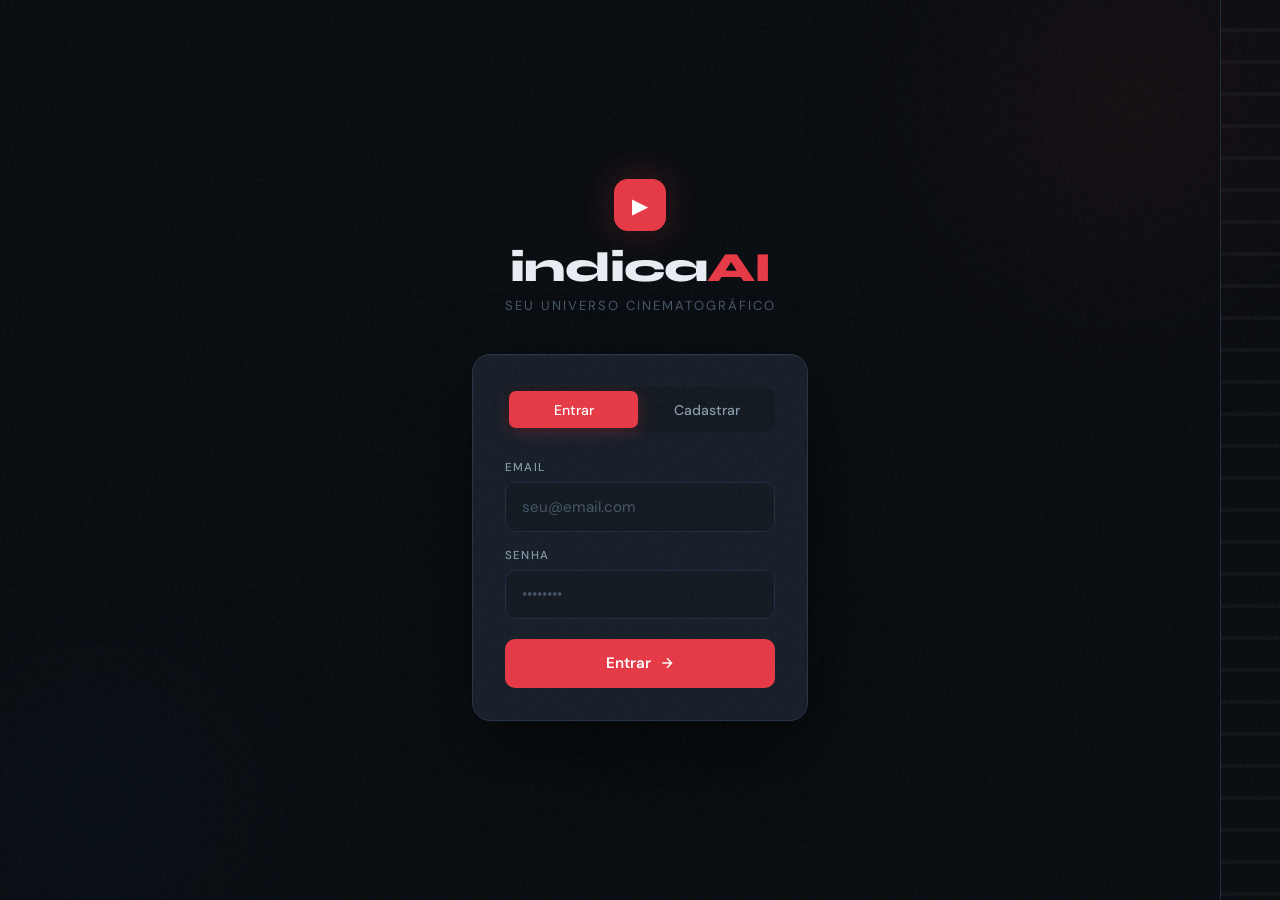
<file: index.html>
<!DOCTYPE html>
<html lang="pt-BR">
<head>
<meta charset="UTF-8">
<meta name="viewport" content="width=device-width, initial-scale=1.0, maximum-scale=1.0">
<title>indicaAI</title>
<link rel="preconnect" href="https://fonts.googleapis.com">
<link href="https://fonts.googleapis.com/css2?family=Syne:wght@400;500;600;700;800&family=DM+Sans:ital,wght@0,300;0,400;0,500;1,300&display=swap" rel="stylesheet">
<link rel="stylesheet" href="sytle.css">
</head>
<body>

<!-- AUTH PAGE -->
<div id="auth-page" class="page active">
  <div class="auth-bg">
    <div class="auth-orb orb1"></div>
    <div class="auth-orb orb2"></div>
    <div class="auth-orb orb3"></div>
    <div class="auth-film-strip"></div>
  </div>
  <div class="auth-wrap">
    <div class="auth-brand">
      <div class="brand-mark"><span class="brand-icon">▶</span></div>
      <h1 class="brand-name">indica<span>AI</span></h1>
      <p class="brand-tagline">Seu universo cinematográfico</p>
    </div>
    <div class="auth-card">
      <div class="auth-tabs">
        <button class="atab active" onclick="authTab('login',this)">Entrar</button>
        <button class="atab" onclick="authTab('reg',this)">Cadastrar</button>
      </div>
      <div id="f-login" class="auth-form">
        <div class="field-group">
          <label>Email</label>
          <input type="email" id="l-email" placeholder="seu@email.com" autocomplete="email">
        </div>
        <div class="field-group">
          <label>Senha</label>
          <input type="password" id="l-pass" placeholder="••••••••" autocomplete="current-password" onkeydown="if(event.key==='Enter')doLogin()">
        </div>
        <button class="btn-primary" onclick="doLogin()">
          <span>Entrar</span>
          <svg width="16" height="16" viewBox="0 0 24 24" fill="none" stroke="currentColor" stroke-width="2"><path d="M5 12h14M12 5l7 7-7 7"/></svg>
        </button>
        <div class="form-err" id="l-err"></div>
      </div>
      <div id="f-reg" class="auth-form" style="display:none">
        <div class="field-group">
          <label>Username</label>
          <input type="text" id="r-user" placeholder="seu_username">
        </div>
        <div class="field-group">
          <label>Email</label>
          <input type="email" id="r-email" placeholder="seu@email.com">
        </div>
        <div class="field-group">
          <label>Senha</label>
          <input type="password" id="r-pass" placeholder="••••••••">
        </div>
        <button class="btn-primary" onclick="doReg()">
          <span>Criar conta</span>
          <svg width="16" height="16" viewBox="0 0 24 24" fill="none" stroke="currentColor" stroke-width="2"><path d="M5 12h14M12 5l7 7-7 7"/></svg>
        </button>
        <div class="form-err" id="r-err"></div>
      </div>
    </div>
  </div>
</div>

<!-- APP PAGE -->
<div id="app-page" class="page">

  <!-- SIDEBAR (desktop only) -->
  <aside class="sidebar">
    <div class="sb-brand">
      <span class="sb-icon">▶</span>
      <span class="sb-name">indica<em>AI</em></span>
    </div>
    <nav class="sb-nav">
      <button class="sb-item active" onclick="goTo('feed',this)">
        <svg width="18" height="18" viewBox="0 0 24 24" fill="none" stroke="currentColor" stroke-width="1.8"><rect x="3" y="3" width="7" height="7"/><rect x="14" y="3" width="7" height="7"/><rect x="14" y="14" width="7" height="7"/><rect x="3" y="14" width="7" height="7"/></svg>
        <span>Feed</span>
      </button>
      <button class="sb-item" onclick="goTo('search',this)">
        <svg width="18" height="18" viewBox="0 0 24 24" fill="none" stroke="currentColor" stroke-width="1.8"><circle cx="11" cy="11" r="8"/><path d="m21 21-4.35-4.35"/></svg>
        <span>Buscar</span>
      </button>
      <button class="sb-item" onclick="goTo('list',this)">
        <svg width="18" height="18" viewBox="0 0 24 24" fill="none" stroke="currentColor" stroke-width="1.8"><path d="M9 5H7a2 2 0 0 0-2 2v12a2 2 0 0 0 2 2h10a2 2 0 0 0 2-2V7a2 2 0 0 0-2-2h-2"/><rect x="9" y="3" width="6" height="4" rx="1"/><path d="m9 14 2 2 4-4"/></svg>
        <span>Minha Lista</span>
      </button>
      <button class="sb-item" onclick="goTo('reviews',this)">
        <svg width="18" height="18" viewBox="0 0 24 24" fill="none" stroke="currentColor" stroke-width="1.8"><polygon points="12 2 15.09 8.26 22 9.27 17 14.14 18.18 21.02 12 17.77 5.82 21.02 7 14.14 2 9.27 8.91 8.26 12 2"/></svg>
        <span>Reviews</span>
      </button>
      <button class="sb-item" onclick="goTo('recs',this)">
        <svg width="18" height="18" viewBox="0 0 24 24" fill="none" stroke="currentColor" stroke-width="1.8"><path d="M12 2a10 10 0 1 0 10 10"/><path d="M12 12 22 2"/><path d="M17 2h5v5"/></svg>
        <span>Recomendações</span>
      </button>
      <button class="sb-item" onclick="goTo('profile',this)">
        <svg width="18" height="18" viewBox="0 0 24 24" fill="none" stroke="currentColor" stroke-width="1.8"><circle cx="12" cy="8" r="4"/><path d="M4 20c0-4 3.6-7 8-7s8 3 8 7"/></svg>
        <span>Perfil</span>
      </button>
    </nav>
    <div class="sb-footer">
      <div class="sb-av" id="sb-av"></div>
      <span class="sb-uname" id="sb-uname"></span>
      <button class="sb-logout" onclick="logout()" title="Sair">
        <svg width="16" height="16" viewBox="0 0 24 24" fill="none" stroke="currentColor" stroke-width="1.8"><path d="M9 21H5a2 2 0 0 1-2-2V5a2 2 0 0 1 2-2h4"/><polyline points="16 17 21 12 16 7"/><line x1="21" y1="12" x2="9" y2="12"/></svg>
      </button>
    </div>
  </aside>

  <!-- MOBILE TOP BAR -->
  <div class="mobile-topbar">
    <div class="mob-brand">indica<em>AI</em></div>
    <div class="mob-right">
      <div class="sb-av" id="mob-av"></div>
      <button class="sb-logout" onclick="logout()">
        <svg width="16" height="16" viewBox="0 0 24 24" fill="none" stroke="currentColor" stroke-width="1.8"><path d="M9 21H5a2 2 0 0 1-2-2V5a2 2 0 0 1 2-2h4"/><polyline points="16 17 21 12 16 7"/><line x1="21" y1="12" x2="9" y2="12"/></svg>
      </button>
    </div>
  </div>

  <!-- MAIN CONTENT -->
  <main class="app-main">

    <!-- FEED -->
    <div id="s-feed" class="section active">
      <div class="section-header">
        <div>
          <h2 class="sec-title">Feed</h2>
          <p class="sec-sub">O que a comunidade está assistindo</p>
        </div>
        <div class="feed-search-wrap">
          <div class="feed-search-box">
            <svg width="16" height="16" viewBox="0 0 24 24" fill="none" stroke="currentColor" stroke-width="2"><circle cx="11" cy="11" r="8"/><path d="m21 21-4.35-4.35"/></svg>
            <input type="text" id="feed-search-input" placeholder="Pesquisar usuário..." oninput="searchUser(this.value)" autocomplete="off">
          </div>
          <div class="user-search-results" id="user-search-results"></div>
        </div>
      </div>
      <div id="r-feed"></div>
    </div>

    <!-- SEARCH -->
    <div id="s-search" class="section">
      <div class="section-header">
        <div>
          <h2 class="sec-title">Buscar Filmes</h2>
          <p class="sec-sub">Encontre e adicione à sua lista</p>
        </div>
      </div>
      <div class="search-bar">
        <svg width="18" height="18" viewBox="0 0 24 24" fill="none" stroke="currentColor" stroke-width="2"><circle cx="11" cy="11" r="8"/><path d="m21 21-4.35-4.35"/></svg>
        <input type="text" id="q" placeholder="Título do filme..." onkeydown="if(event.key==='Enter')doSearch()" autocomplete="off">
        <button class="btn-search" onclick="doSearch()">Buscar</button>
      </div>
      <div id="r-search"></div>
    </div>

    <!-- LIST -->
    <div id="s-list" class="section">
      <div class="section-header">
        <div>
          <h2 class="sec-title">Minha Lista</h2>
          <p class="sec-sub">Gerencie seus filmes</p>
        </div>
      </div>
      <div class="filter-strip">
        <button class="fchip active" onclick="filt('ALL',this)">Todos</button>
        <button class="fchip" onclick="filt('ASSISTIDO',this)">✅ Assistidos</button>
        <button class="fchip" onclick="filt('ASSISTINDO',this)">▶ Assistindo</button>
        <button class="fchip" onclick="filt('QUERO_VER',this)">🎬 Quero Ver</button>
        <button class="fchip" onclick="filt('ABANDONEI',this)">✕ Abandonei</button>
      </div>
      <div id="r-list"></div>
    </div>

    <!-- REVIEWS -->
    <div id="s-reviews" class="section">
      <div class="section-header">
        <div>
          <h2 class="sec-title">Minhas Reviews</h2>
          <p class="sec-sub">Suas opiniões sobre os filmes</p>
        </div>
      </div>
      <div id="r-reviews"></div>
    </div>

    <!-- RECS -->
    <div id="s-recs" class="section">
      <div class="section-header">
        <div>
          <h2 class="sec-title">Recomendações</h2>
          <p class="sec-sub">Sugestões personalizadas por IA</p>
        </div>
        <button class="btn-ai" onclick="loadRecs()">
          <svg width="16" height="16" viewBox="0 0 24 24" fill="none" stroke="currentColor" stroke-width="2"><path d="M12 2a10 10 0 1 0 10 10"/><path d="M12 12 22 2"/><path d="M17 2h5v5"/></svg>
          Gerar com IA
        </button>
      </div>
      <div id="r-recs">
        <div class="empty-state">
          <div class="empty-icon">🤖</div>
          <p>Clique em "Gerar com IA" para receber recomendações personalizadas!</p>
        </div>
      </div>
    </div>

    <!-- PROFILE -->
    <div id="s-profile" class="section">
      <div class="section-header">
        <div>
          <h2 class="sec-title">Perfil</h2>
          <p class="sec-sub">Suas estatísticas</p>
        </div>
      </div>
      <div id="r-profile"></div>
      <div class="pub-search-section">
        <h3 class="pub-search-title">Buscar Perfil Público</h3>
        <div class="pub-search-bar">
          <svg width="16" height="16" viewBox="0 0 24 24" fill="none" stroke="currentColor" stroke-width="2"><circle cx="12" cy="8" r="4"/><path d="M4 20c0-4 3.6-7 8-7s8 3 8 7"/></svg>
          <input type="text" id="pub-username" placeholder="@username">
          <button class="btn-pub-search" onclick="loadPub()">Ver</button>
        </div>
        <div id="r-pub"></div>
      </div>
    </div>

  </main>

  <!-- MOBILE BOTTOM NAV -->
  <nav class="mob-nav">
    <button class="mob-item active" onclick="goTo('feed',this)">
      <svg width="20" height="20" viewBox="0 0 24 24" fill="none" stroke="currentColor" stroke-width="1.8"><rect x="3" y="3" width="7" height="7"/><rect x="14" y="3" width="7" height="7"/><rect x="14" y="14" width="7" height="7"/><rect x="3" y="14" width="7" height="7"/></svg>
      <span>Feed</span>
    </button>
    <button class="mob-item" onclick="goTo('search',this)">
      <svg width="20" height="20" viewBox="0 0 24 24" fill="none" stroke="currentColor" stroke-width="1.8"><circle cx="11" cy="11" r="8"/><path d="m21 21-4.35-4.35"/></svg>
      <span>Buscar</span>
    </button>
    <button class="mob-item" onclick="goTo('list',this)">
      <svg width="20" height="20" viewBox="0 0 24 24" fill="none" stroke="currentColor" stroke-width="1.8"><path d="M9 5H7a2 2 0 0 0-2 2v12a2 2 0 0 0 2 2h10a2 2 0 0 0 2-2V7a2 2 0 0 0-2-2h-2"/><rect x="9" y="3" width="6" height="4" rx="1"/><path d="m9 14 2 2 4-4"/></svg>
      <span>Lista</span>
    </button>
    <button class="mob-item" onclick="goTo('reviews',this)">
      <svg width="20" height="20" viewBox="0 0 24 24" fill="none" stroke="currentColor" stroke-width="1.8"><polygon points="12 2 15.09 8.26 22 9.27 17 14.14 18.18 21.02 12 17.77 5.82 21.02 7 14.14 2 9.27 8.91 8.26 12 2"/></svg>
      <span>Reviews</span>
    </button>
    <button class="mob-item" onclick="goTo('recs',this)">
      <svg width="20" height="20" viewBox="0 0 24 24" fill="none" stroke="currentColor" stroke-width="1.8"><path d="M12 2a10 10 0 1 0 10 10"/><path d="M12 12 22 2"/><path d="M17 2h5v5"/></svg>
      <span>IA</span>
    </button>
    <button class="mob-item" onclick="goTo('profile',this)">
      <svg width="20" height="20" viewBox="0 0 24 24" fill="none" stroke="currentColor" stroke-width="1.8"><circle cx="12" cy="8" r="4"/><path d="M4 20c0-4 3.6-7 8-7s8 3 8 7"/></svg>
      <span>Perfil</span>
    </button>
  </nav>

</div>

<!-- MOVIE DETAIL MODAL -->
<div class="modal-overlay" id="detail-ov" onclick="closeDM(event)">
  <div class="movie-modal">
    <button class="modal-close" onclick="closeDM(null,true)">
      <svg width="16" height="16" viewBox="0 0 24 24" fill="none" stroke="currentColor" stroke-width="2"><path d="M18 6 6 18M6 6l12 12"/></svg>
    </button>
    <div class="mm-poster" id="dm-poster"></div>
    <div class="mm-content">
      <div class="mm-title" id="dm-title"></div>
      <div class="mm-meta" id="dm-meta"></div>
      <div class="mm-overview" id="dm-overview"></div>
      <div class="mm-actions-label">Adicionar à lista</div>
      <div class="mm-actions">
        <button class="mm-btn" onclick="addListFromModal('QUERO_VER')">🎬 Quero Ver</button>
        <button class="mm-btn" onclick="addListFromModal('ASSISTINDO')">▶ Assistindo</button>
        <button class="mm-btn mm-btn-primary" onclick="addListFromModal('ASSISTIDO')">✅ Já Assisti</button>
        <button class="mm-btn" onclick="addListFromModal('ABANDONEI')">✕ Abandonei</button>
        <button class="mm-btn mm-btn-review" onclick="addAndReviewFromModal()">✍️ Já vi — fazer review</button>
      </div>
    </div>
  </div>
</div>

<!-- REVIEW MODAL -->
<div class="modal-overlay" id="rev-ov">
  <div class="review-modal">
    <div class="rm-header">
      <div class="rm-title" id="rev-ttl">Nova Review</div>
      <button class="modal-close-inline" onclick="closeRM()">
        <svg width="16" height="16" viewBox="0 0 24 24" fill="none" stroke="currentColor" stroke-width="2"><path d="M18 6 6 18M6 6l12 12"/></svg>
      </button>
    </div>
    <div class="rm-movie-info" id="rm-movie-info"></div>
    <div class="rm-nota-wrap">
      <label>Nota</label>
      <div class="nota-slider-wrap">
        <input type="range" id="rev-nota-range" min="0" max="10" value="7" oninput="document.getElementById('rev-nota-val').textContent=this.value">
        <span class="nota-display" id="rev-nota-val">7</span>
      </div>
    </div>
    <textarea id="rev-desc" placeholder="Escreva sua opinião... (opcional)"></textarea>
    <div class="rm-footer">
      <button class="btn-cancel" onclick="closeRM()">Cancelar</button>
      <button class="btn-save" onclick="saveRev()">Salvar Review</button>
    </div>
  </div>
</div>

<!-- PUBLIC PROFILE MODAL -->
<div class="modal-overlay" id="pub-modal-ov" onclick="closePubModal(event)">
  <div class="pub-modal">
    <button class="modal-close" onclick="closePubModal(null,true)">
      <svg width="16" height="16" viewBox="0 0 24 24" fill="none" stroke="currentColor" stroke-width="2"><path d="M18 6 6 18M6 6l12 12"/></svg>
    </button>
    <div id="pub-modal-body"></div>
  </div>
</div>

<!-- REC ADD MODAL -->
<div class="modal-overlay" id="rec-add-ov" onclick="closeRecAdd(event)">
  <div class="rec-add-modal">
    <button class="modal-close" onclick="closeRecAdd(null,true)">
      <svg width="16" height="16" viewBox="0 0 24 24" fill="none" stroke="currentColor" stroke-width="2"><path d="M18 6 6 18M6 6l12 12"/></svg>
    </button>
    <div class="rec-add-inner">
      <div class="rec-add-poster" id="ra-poster"></div>
      <div class="rec-add-content">
        <div class="rec-ai-badge" style="margin-bottom:.6rem">✨ IA</div>
        <div class="rec-add-title" id="ra-title"></div>
        <div class="rec-add-reason" id="ra-reason"></div>
        <div class="mm-actions-label" style="margin-top:1.25rem">Adicionar à lista</div>
        <div class="mm-actions">
          <button class="mm-btn" onclick="addRecToList('QUERO_VER')">🎬 Quero Ver</button>
          <button class="mm-btn" onclick="addRecToList('ASSISTINDO')">▶ Assistindo</button>
          <button class="mm-btn mm-btn-primary" onclick="addRecToList('ASSISTIDO')">✅ Já Assisti</button>
          <button class="mm-btn" onclick="addRecToList('ABANDONEI')">✕ Abandonei</button>
          <button class="mm-btn mm-btn-review" onclick="addRecAndReview()">✍️ Já vi — fazer review</button>
        </div>
      </div>
    </div>
  </div>
</div>

<div class="toast" id="toast"></div>
<script src="app.js"></script>
</body>
</html>
</file>
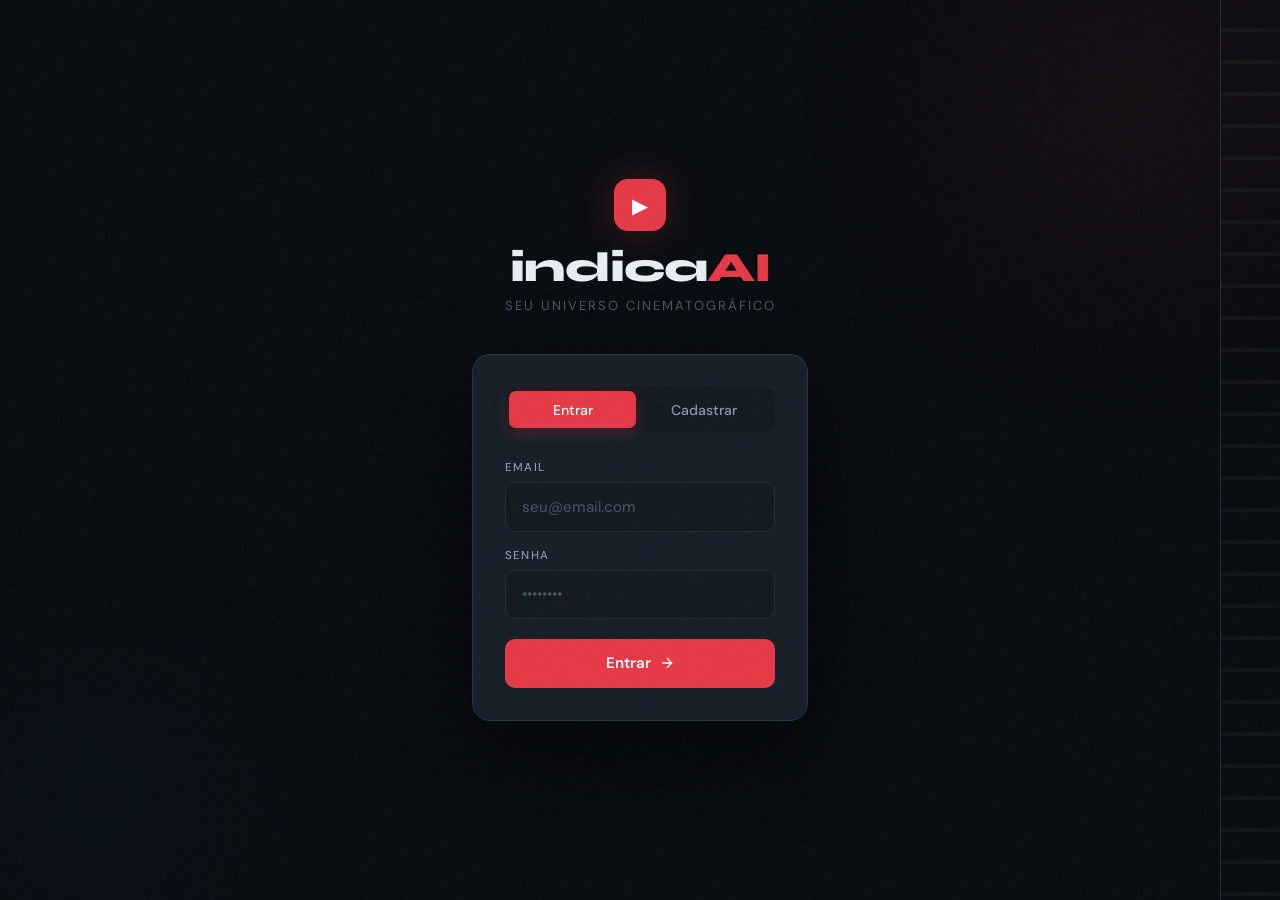
<file: indicaAI.html>
<!DOCTYPE html>
<html lang="pt-BR">
<head>
<meta charset="UTF-8">
<meta name="viewport" content="width=device-width, initial-scale=1.0">
<title>indicaAI</title>
<link rel="preconnect" href="https://fonts.googleapis.com">
<link href="https://fonts.googleapis.com/css2?family=Syne:wght@400;500;600;700;800&family=DM+Sans:ital,wght@0,300;0,400;0,500;1,300&display=swap" rel="stylesheet">
<link rel="stylesheet" href="sytle.css">
</head>
<body>

<!-- AUTH PAGE -->
<div id="auth-page" class="page active">
  <div class="auth-bg">
    <div class="auth-orb orb1"></div>
    <div class="auth-orb orb2"></div>
    <div class="auth-orb orb3"></div>
    <div class="auth-film-strip"></div>
  </div>
  <div class="auth-wrap">
    <div class="auth-brand">
      <div class="brand-mark">
        <span class="brand-icon">▶</span>
      </div>
      <h1 class="brand-name">indica<span>AI</span></h1>
      <p class="brand-tagline">Seu universo cinematográfico</p>
    </div>
    <div class="auth-card">
      <div class="auth-tabs">
        <button class="atab active" data-tab="login" onclick="authTab('login',this)">Entrar</button>
        <button class="atab" data-tab="reg" onclick="authTab('reg',this)">Cadastrar</button>
        <div class="atab-slider"></div>
      </div>
      <div id="f-login" class="auth-form">
        <div class="field-group">
          <label>Email</label>
          <input type="email" id="l-email" placeholder="seu@email.com" autocomplete="email">
        </div>
        <div class="field-group">
          <label>Senha</label>
          <input type="password" id="l-pass" placeholder="••••••••" autocomplete="current-password" onkeydown="if(event.key==='Enter')doLogin()">
        </div>
        <button class="btn-primary" onclick="doLogin()">
          <span>Entrar</span>
          <svg width="16" height="16" viewBox="0 0 24 24" fill="none" stroke="currentColor" stroke-width="2"><path d="M5 12h14M12 5l7 7-7 7"/></svg>
        </button>
        <div class="form-err" id="l-err"></div>
      </div>
      <div id="f-reg" class="auth-form" style="display:none">
        <div class="field-group">
          <label>Username</label>
          <input type="text" id="r-user" placeholder="seu_username">
        </div>
        <div class="field-group">
          <label>Email</label>
          <input type="email" id="r-email" placeholder="seu@email.com">
        </div>
        <div class="field-group">
          <label>Senha</label>
          <input type="password" id="r-pass" placeholder="••••••••">
        </div>
        <button class="btn-primary" onclick="doReg()">
          <span>Criar conta</span>
          <svg width="16" height="16" viewBox="0 0 24 24" fill="none" stroke="currentColor" stroke-width="2"><path d="M5 12h14M12 5l7 7-7 7"/></svg>
        </button>
        <div class="form-err" id="r-err"></div>
      </div>
    </div>
  </div>
</div>

<!-- APP PAGE -->
<div id="app-page" class="page">

  <!-- SIDEBAR NAV -->
  <aside class="sidebar">
    <div class="sb-brand">
      <span class="sb-icon">▶</span>
      <span class="sb-name">indica<em>AI</em></span>
    </div>
    <nav class="sb-nav">
      <button class="sb-item active" onclick="goTo('feed',this)" data-sec="feed">
        <svg width="18" height="18" viewBox="0 0 24 24" fill="none" stroke="currentColor" stroke-width="1.8"><rect x="3" y="3" width="7" height="7"/><rect x="14" y="3" width="7" height="7"/><rect x="14" y="14" width="7" height="7"/><rect x="3" y="14" width="7" height="7"/></svg>
        <span>Feed</span>
      </button>
      <button class="sb-item" onclick="goTo('search',this)" data-sec="search">
        <svg width="18" height="18" viewBox="0 0 24 24" fill="none" stroke="currentColor" stroke-width="1.8"><circle cx="11" cy="11" r="8"/><path d="m21 21-4.35-4.35"/></svg>
        <span>Buscar</span>
      </button>
      <button class="sb-item" onclick="goTo('list',this)" data-sec="list">
        <svg width="18" height="18" viewBox="0 0 24 24" fill="none" stroke="currentColor" stroke-width="1.8"><path d="M9 5H7a2 2 0 0 0-2 2v12a2 2 0 0 0 2 2h10a2 2 0 0 0 2-2V7a2 2 0 0 0-2-2h-2"/><rect x="9" y="3" width="6" height="4" rx="1"/><path d="m9 14 2 2 4-4"/></svg>
        <span>Minha Lista</span>
      </button>
      <button class="sb-item" onclick="goTo('reviews',this)" data-sec="reviews">
        <svg width="18" height="18" viewBox="0 0 24 24" fill="none" stroke="currentColor" stroke-width="1.8"><polygon points="12 2 15.09 8.26 22 9.27 17 14.14 18.18 21.02 12 17.77 5.82 21.02 7 14.14 2 9.27 8.91 8.26 12 2"/></svg>
        <span>Reviews</span>
      </button>
      <button class="sb-item" onclick="goTo('recs',this)" data-sec="recs">
        <svg width="18" height="18" viewBox="0 0 24 24" fill="none" stroke="currentColor" stroke-width="1.8"><path d="M12 2a10 10 0 1 0 10 10"/><path d="M12 12 22 2"/><path d="M17 2h5v5"/></svg>
        <span>Recomendações</span>
      </button>
      <button class="sb-item" onclick="goTo('profile',this)" data-sec="profile">
        <svg width="18" height="18" viewBox="0 0 24 24" fill="none" stroke="currentColor" stroke-width="1.8"><circle cx="12" cy="8" r="4"/><path d="M4 20c0-4 3.6-7 8-7s8 3 8 7"/></svg>
        <span>Perfil</span>
      </button>
    </nav>
    <div class="sb-footer">
      <div class="sb-user">
        <div class="sb-av" id="sb-av"></div>
        <span class="sb-uname" id="sb-uname"></span>
      </div>
      <button class="sb-logout" onclick="logout()" title="Sair">
        <svg width="16" height="16" viewBox="0 0 24 24" fill="none" stroke="currentColor" stroke-width="1.8"><path d="M9 21H5a2 2 0 0 1-2-2V5a2 2 0 0 1 2-2h4"/><polyline points="16 17 21 12 16 7"/><line x1="21" y1="12" x2="9" y2="12"/></svg>
      </button>
    </div>
  </aside>

  <!-- MAIN CONTENT -->
  <main class="app-main">

    <!-- FEED -->
    <div id="s-feed" class="section active">
      <div class="section-header">
        <div>
          <h2 class="sec-title">Feed</h2>
          <p class="sec-sub">O que a comunidade está assistindo</p>
        </div>
        <div class="feed-search-wrap">
          <div class="feed-search-box">
            <svg width="16" height="16" viewBox="0 0 24 24" fill="none" stroke="currentColor" stroke-width="2"><circle cx="11" cy="11" r="8"/><path d="m21 21-4.35-4.35"/></svg>
            <input type="text" id="feed-search-input" placeholder="Pesquisar usuário..." oninput="searchUser(this.value)">
          </div>
          <div class="user-search-results" id="user-search-results"></div>
        </div>
      </div>
      <div id="r-feed"></div>
    </div>

    <!-- SEARCH -->
    <div id="s-search" class="section">
      <div class="section-header">
        <div>
          <h2 class="sec-title">Buscar Filmes</h2>
          <p class="sec-sub">Encontre e adicione à sua lista</p>
        </div>
      </div>
      <div class="search-bar">
        <svg width="18" height="18" viewBox="0 0 24 24" fill="none" stroke="currentColor" stroke-width="2"><circle cx="11" cy="11" r="8"/><path d="m21 21-4.35-4.35"/></svg>
        <input type="text" id="q" placeholder="Título do filme..." onkeydown="if(event.key==='Enter')doSearch()" autocomplete="off">
        <button class="btn-search" onclick="doSearch()">Buscar</button>
      </div>
      <div id="r-search"></div>
    </div>

    <!-- LIST -->
    <div id="s-list" class="section">
      <div class="section-header">
        <div>
          <h2 class="sec-title">Minha Lista</h2>
          <p class="sec-sub">Gerencie seus filmes</p>
        </div>
      </div>
      <div class="filter-strip">
        <button class="fchip active" onclick="filt('ALL',this)">Todos</button>
        <button class="fchip" onclick="filt('ASSISTIDO',this)">✅ Assistidos</button>
        <button class="fchip" onclick="filt('ASSISTINDO',this)">▶ Assistindo</button>
        <button class="fchip" onclick="filt('QUERO_VER',this)">🎬 Quero Ver</button>
        <button class="fchip" onclick="filt('ABANDONEI',this)">✕ Abandonei</button>
      </div>
      <div id="r-list"></div>
    </div>

    <!-- REVIEWS -->
    <div id="s-reviews" class="section">
      <div class="section-header">
        <div>
          <h2 class="sec-title">Minhas Reviews</h2>
          <p class="sec-sub">Suas opiniões sobre os filmes</p>
        </div>
      </div>
      <div id="r-reviews"></div>
    </div>

    <!-- RECS -->
    <div id="s-recs" class="section">
      <div class="section-header">
        <div>
          <h2 class="sec-title">Recomendações</h2>
          <p class="sec-sub">Sugestões personalizadas por IA</p>
        </div>
        <button class="btn-ai" onclick="loadRecs()">
          <svg width="16" height="16" viewBox="0 0 24 24" fill="none" stroke="currentColor" stroke-width="2"><path d="M12 2a10 10 0 1 0 10 10"/><path d="M12 12 22 2"/><path d="M17 2h5v5"/></svg>
          Gerar com IA
        </button>
      </div>
      <div id="r-recs">
        <div class="empty-state">
          <div class="empty-icon">🤖</div>
          <p>Clique em "Gerar com IA" para receber recomendações personalizadas!</p>
        </div>
      </div>
    </div>

    <!-- PROFILE -->
    <div id="s-profile" class="section">
      <div class="section-header">
        <div>
          <h2 class="sec-title">Perfil</h2>
          <p class="sec-sub">Suas estatísticas</p>
        </div>
      </div>
      <div id="r-profile"></div>

      <div class="pub-search-section">
        <h3 class="pub-search-title">Buscar Perfil Público</h3>
        <div id="r-pub"></div>
      </div>
    </div>

  </main>
</div>

<!-- MOVIE DETAIL MODAL -->
<div class="modal-overlay" id="detail-ov" onclick="closeDM(event)">
  <div class="movie-modal" id="detail-modal">
    <button class="modal-close" onclick="closeDM(null,true)">
      <svg width="16" height="16" viewBox="0 0 24 24" fill="none" stroke="currentColor" stroke-width="2"><path d="M18 6 6 18M6 6l12 12"/></svg>
    </button>
    <div class="mm-poster" id="dm-poster"></div>
    <div class="mm-content">
      <div class="mm-title" id="dm-title"></div>
      <div class="mm-meta" id="dm-meta"></div>
      <div class="mm-overview" id="dm-overview"></div>
      <div class="mm-actions-label">Adicionar à lista</div>
      <div class="mm-actions">
        <button class="mm-btn" onclick="addListFromModal('QUERO_VER')">🎬 Quero Ver</button>
        <button class="mm-btn" onclick="addListFromModal('ASSISTINDO')">▶ Assistindo</button>
        <button class="mm-btn mm-btn-primary" onclick="addListFromModal('ASSISTIDO')">✅ Já Assisti</button>
        <button class="mm-btn" onclick="addListFromModal('ABANDONEI')">✕ Abandonei</button>
      </div>
    </div>
  </div>
</div>

<!-- REVIEW MODAL -->
<div class="modal-overlay" id="rev-ov">
  <div class="review-modal">
    <div class="rm-header">
      <div class="rm-title" id="rev-ttl">Nova Review</div>
      <button class="modal-close" onclick="closeRM()">
        <svg width="16" height="16" viewBox="0 0 24 24" fill="none" stroke="currentColor" stroke-width="2"><path d="M18 6 6 18M6 6l12 12"/></svg>
      </button>
    </div>
    <div class="rm-movie-info" id="rm-movie-info"></div>
    <div class="rm-nota-wrap">
      <label>Nota</label>
      <div class="nota-slider-wrap">
        <input type="range" id="rev-nota-range" min="0" max="10" value="7" oninput="document.getElementById('rev-nota-val').textContent=this.value">
        <span class="nota-display" id="rev-nota-val">7</span>
      </div>
    </div>
    <textarea id="rev-desc" placeholder="Escreva sua opinião... (opcional)"></textarea>
    <div class="rm-footer">
      <button class="btn-cancel" onclick="closeRM()">Cancelar</button>
      <button class="btn-save" onclick="saveRev()">Salvar Review</button>
    </div>
  </div>
</div>

<!-- PUBLIC PROFILE MODAL -->
<div class="modal-overlay" id="pub-modal-ov" onclick="closePubModal(event)">
  <div class="pub-modal" id="pub-modal-content">
    <button class="modal-close" onclick="closePubModal(null,true)">
      <svg width="16" height="16" viewBox="0 0 24 24" fill="none" stroke="currentColor" stroke-width="2"><path d="M18 6 6 18M6 6l12 12"/></svg>
    </button>
    <div id="pub-modal-body"></div>
  </div>
</div>

<div class="toast" id="toast"></div>

<script src="app.js"></script>
</body>
</html>
</file>
<file: sytle.css>
/* ==============================
   INDICAAI — DESIGN SYSTEM
============================== */
:root {
  --bg:       #080c10;
  --bg2:      #0d1117;
  --bg3:      #131920;
  --surface:  #161e28;
  --surface2: #1c2532;
  --border:   #1e2d3d;
  --border2:  #253347;
  --red:      #e63946;
  --red-dim:  rgba(230,57,70,0.12);
  --red-glow: rgba(230,57,70,0.25);
  --amber:    #f4a261;
  --amber-dim:rgba(244,162,97,0.12);
  --teal:     #2ec4b6;
  --teal-dim: rgba(46,196,182,0.1);
  --blue:     #4895ef;
  --text:     #e8edf3;
  --text2:    #8899aa;
  --muted:    #445566;
  --r:        12px;
  --r-lg:     18px;
  --sidebar-w:220px;
  --mob-nav-h:64px;
  --mob-top-h: 54px;
}

*, *::before, *::after { margin:0; padding:0; box-sizing:border-box; }
html { scroll-behavior:smooth; }

body {
  background: var(--bg);
  color: var(--text);
  font-family: 'DM Sans', sans-serif;
  min-height: 100vh;
  overflow-x: hidden;
  -webkit-font-smoothing: antialiased;
}

body::before {
  content:'';
  position:fixed; inset:0;
  background-image:url("data:image/svg+xml,%3Csvg viewBox='0 0 256 256' xmlns='http://www.w3.org/2000/svg'%3E%3Cfilter id='n'%3E%3CfeTurbulence type='fractalNoise' baseFrequency='0.9' numOctaves='4' stitchTiles='stitch'/%3E%3C/filter%3E%3Crect width='100%25' height='100%25' filter='url(%23n)' opacity='0.03'/%3E%3C/svg%3E");
  pointer-events:none; z-index:9999;
}

.page { display:none; }
.page.active { display:flex; }

/* ============================
   AUTH
============================ */
#auth-page {
  min-height:100vh;
  align-items:center;
  justify-content:center;
  position:relative;
  overflow:hidden;
}

.auth-bg { position:fixed; inset:0; pointer-events:none; }
.auth-orb { position:absolute; border-radius:50%; filter:blur(100px); opacity:.5; }
.orb1 { width:500px;height:500px;background:radial-gradient(circle,rgba(230,57,70,.2) 0%,transparent 70%);top:-150px;right:-100px; }
.orb2 { width:400px;height:400px;background:radial-gradient(circle,rgba(72,149,239,.12) 0%,transparent 70%);bottom:-100px;left:-100px; }
.orb3 { width:300px;height:300px;background:radial-gradient(circle,rgba(46,196,182,.08) 0%,transparent 70%);top:50%;left:40%; }

.auth-film-strip {
  position:absolute;right:0;top:0;bottom:0;width:60px;
  background:repeating-linear-gradient(to bottom,transparent 0,transparent 28px,rgba(255,255,255,.03) 28px,rgba(255,255,255,.03) 32px);
  border-left:1px solid var(--border);
}

.auth-wrap {
  position:relative;z-index:10;
  width:100%;max-width:400px;padding:2rem;
  animation:fadeUp .6s ease;
}

@keyframes fadeUp { from{opacity:0;transform:translateY(20px)} to{opacity:1;transform:translateY(0)} }

.auth-brand { text-align:center;margin-bottom:2.5rem; }
.brand-mark { width:52px;height:52px;background:var(--red);border-radius:14px;display:inline-flex;align-items:center;justify-content:center;margin-bottom:1rem;box-shadow:0 0 40px var(--red-glow); }
.brand-icon { font-size:1.3rem;color:white; }
.brand-name { font-family:'Syne',sans-serif;font-size:2.6rem;font-weight:800;letter-spacing:-1px;line-height:1; }
.brand-name span { color:var(--red); }
.brand-tagline { color:var(--muted);font-size:.82rem;letter-spacing:2px;text-transform:uppercase;margin-top:.5rem; }

.auth-card {
  background:var(--surface);border:1px solid var(--border2);
  border-radius:var(--r-lg);padding:2rem;
  box-shadow:0 32px 80px rgba(0,0,0,.6),inset 0 1px 0 rgba(255,255,255,.04);
}

.auth-tabs { display:flex;background:var(--bg3);border-radius:10px;padding:4px;margin-bottom:1.75rem;gap:4px; }
.atab { flex:1;padding:.6rem;background:transparent;border:none;color:var(--text2);font-family:'DM Sans',sans-serif;font-size:.88rem;font-weight:500;cursor:pointer;border-radius:7px;transition:all .2s; }
.atab.active { background:var(--red);color:white;box-shadow:0 4px 16px var(--red-glow); }

.auth-form { display:flex;flex-direction:column;gap:1rem; }
.field-group label { display:block;font-size:.72rem;font-weight:500;letter-spacing:1.2px;text-transform:uppercase;color:var(--text2);margin-bottom:.45rem; }
.field-group input { width:100%;padding:.85rem 1rem;background:var(--bg3);border:1px solid var(--border);border-radius:10px;color:var(--text);font-family:'DM Sans',sans-serif;font-size:.95rem;outline:none;transition:border-color .2s,box-shadow .2s; }
.field-group input:focus { border-color:var(--red);box-shadow:0 0 0 3px var(--red-dim); }
.field-group input::placeholder { color:var(--muted); }

.btn-primary { display:flex;align-items:center;justify-content:center;gap:.5rem;padding:.9rem;background:var(--red);border:none;border-radius:10px;color:white;font-family:'DM Sans',sans-serif;font-size:.95rem;font-weight:600;cursor:pointer;transition:all .2s;margin-top:.25rem; }
.btn-primary:hover { background:#ff4757;transform:translateY(-2px);box-shadow:0 8px 24px var(--red-glow); }

.form-err { color:var(--red);font-size:.82rem;text-align:center;display:none;padding:.5rem;background:var(--red-dim);border-radius:8px; }

/* ============================
   APP LAYOUT
============================ */
#app-page {
  min-height:100vh;
  flex-direction:row;
  position:relative;
}

/* SIDEBAR */
.sidebar {
  width:var(--sidebar-w);flex-shrink:0;background:var(--bg2);
  border-right:1px solid var(--border);display:flex;flex-direction:column;
  position:sticky;top:0;height:100vh;overflow:hidden;
}

.sb-brand { display:flex;align-items:center;gap:.6rem;padding:1.5rem 1.25rem;border-bottom:1px solid var(--border); }
.sb-icon { width:30px;height:30px;background:var(--red);border-radius:8px;display:flex;align-items:center;justify-content:center;font-size:.75rem;color:white;flex-shrink:0; }
.sb-name { font-family:'Syne',sans-serif;font-size:1.15rem;font-weight:700;color:var(--text);letter-spacing:-.3px; }
.sb-name em { font-style:normal;color:var(--red); }

.sb-nav { flex:1;padding:1rem .75rem;display:flex;flex-direction:column;gap:2px;overflow-y:auto; }
.sb-item { display:flex;align-items:center;gap:.75rem;padding:.7rem .9rem;background:transparent;border:none;border-radius:10px;color:var(--text2);font-family:'DM Sans',sans-serif;font-size:.88rem;font-weight:500;cursor:pointer;transition:all .18s;text-align:left;width:100%; }
.sb-item svg { flex-shrink:0;opacity:.7; }
.sb-item:hover { background:var(--bg3);color:var(--text); }
.sb-item:hover svg { opacity:1; }
.sb-item.active { background:var(--red-dim);color:var(--red);font-weight:600; }
.sb-item.active svg { stroke:var(--red);opacity:1; }

.sb-footer { padding:1rem .75rem;border-top:1px solid var(--border);display:flex;align-items:center;gap:.75rem; }
.sb-av { width:32px;height:32px;background:linear-gradient(135deg,var(--red),#4895ef);border-radius:50%;display:flex;align-items:center;justify-content:center;font-family:'Syne',sans-serif;font-weight:700;font-size:.85rem;color:white;flex-shrink:0; }
.sb-uname { flex:1;font-size:.82rem;font-weight:500;color:var(--text2);overflow:hidden;text-overflow:ellipsis;white-space:nowrap; }
.sb-logout { background:transparent;border:1px solid var(--border);border-radius:8px;color:var(--muted);padding:.45rem;cursor:pointer;transition:all .2s;display:flex;align-items:center; }
.sb-logout:hover { border-color:var(--red);color:var(--red); }

/* MOBILE TOP BAR — hidden on desktop */
.mobile-topbar { display:none; }

/* MAIN */
.app-main { flex:1;min-width:0;overflow-y:auto;overflow-x:hidden; }
.section { display:none;padding:2.5rem; }
.section.active { display:block; }

.section-header { display:flex;align-items:flex-start;justify-content:space-between;margin-bottom:2rem;gap:1rem;flex-wrap:wrap; }
.sec-title { font-family:'Syne',sans-serif;font-size:1.8rem;font-weight:800;letter-spacing:-.5px;line-height:1; }
.sec-sub { font-size:.82rem;color:var(--text2);margin-top:.3rem; }

/* MOBILE BOTTOM NAV — hidden on desktop */
.mob-nav { display:none; }

/* ============================
   FEED
============================ */
.feed-search-wrap { position:relative;min-width:280px; }
.feed-search-box { display:flex;align-items:center;gap:.6rem;background:var(--surface);border:1px solid var(--border2);border-radius:10px;padding:.6rem 1rem; }
.feed-search-box svg { color:var(--muted);flex-shrink:0; }
.feed-search-box input { background:transparent;border:none;outline:none;color:var(--text);font-family:'DM Sans',sans-serif;font-size:.88rem;width:100%; }
.feed-search-box input::placeholder { color:var(--muted); }

.user-search-results { position:absolute;top:calc(100% + 6px);left:0;right:0;background:var(--surface);border:1px solid var(--border2);border-radius:10px;overflow:hidden;box-shadow:0 16px 40px rgba(0,0,0,.5);z-index:100;display:none; }
.user-search-results.open { display:block; }
.user-result-item { display:flex;align-items:center;gap:.75rem;padding:.75rem 1rem;cursor:pointer;transition:background .15s;border-bottom:1px solid var(--border); }
.user-result-item:last-child { border-bottom:none; }
.user-result-item:hover { background:var(--bg3); }
.user-result-av { width:32px;height:32px;border-radius:50%;background:linear-gradient(135deg,var(--red),var(--blue));display:flex;align-items:center;justify-content:center;font-family:'Syne',sans-serif;font-weight:700;font-size:.8rem;color:white;flex-shrink:0; }
.user-result-name { font-size:.88rem;font-weight:500; }
.user-result-sub { font-size:.75rem;color:var(--text2); }

.feed-grid { display:grid;grid-template-columns:repeat(auto-fill,minmax(320px,1fr));gap:1.25rem; }

.feed-card { background:var(--surface);border:1px solid var(--border);border-radius:var(--r-lg);overflow:hidden;transition:all .25s; }
.feed-card:hover { border-color:var(--border2);transform:translateY(-3px);box-shadow:0 16px 48px rgba(0,0,0,.4); }

.fc-header { display:flex;align-items:center;gap:.7rem;padding:1rem 1.25rem .9rem;border-bottom:1px solid var(--border); }
.fc-av { width:34px;height:34px;border-radius:50%;background:linear-gradient(135deg,var(--red),var(--blue));display:flex;align-items:center;justify-content:center;font-family:'Syne',sans-serif;font-weight:700;font-size:.82rem;color:white;flex-shrink:0; }
.fc-username { font-size:.88rem;font-weight:600;cursor:pointer;transition:color .2s; }
.fc-username:hover { color:var(--red); }
.fc-nota { margin-left:auto;display:flex;align-items:center;gap:.3rem;background:var(--amber-dim);border:1px solid rgba(244,162,97,.2);border-radius:20px;padding:.2rem .6rem;font-size:.78rem;font-weight:700;color:var(--amber); }

.fc-body { display:flex; }
.fc-poster { width:90px;flex-shrink:0;background:var(--bg3); }
.fc-poster img { width:100%;height:100%;object-fit:cover;display:block; }
.fc-poster-ph { width:100%;height:100%;min-height:120px;display:flex;align-items:center;justify-content:center;font-size:2rem;color:var(--muted); }
.fc-info { flex:1;padding:1rem 1.25rem; }
.fc-movie-title { font-family:'Syne',sans-serif;font-size:1rem;font-weight:700;margin-bottom:.5rem;line-height:1.3; }
.fc-desc { font-size:.84rem;color:var(--text2);line-height:1.65;font-style:italic;display:-webkit-box;-webkit-line-clamp:3;-webkit-box-orient:vertical;overflow:hidden; }
.fc-no-desc { font-size:.82rem;color:var(--muted);font-style:italic; }

/* ============================
   SEARCH
============================ */
.search-bar { display:flex;align-items:center;gap:.75rem;background:var(--surface);border:1px solid var(--border2);border-radius:var(--r-lg);padding:.9rem 1.25rem;margin-bottom:2rem;transition:border-color .2s; }
.search-bar:focus-within { border-color:var(--red);box-shadow:0 0 0 3px var(--red-dim); }
.search-bar svg { color:var(--muted);flex-shrink:0; }
.search-bar input { flex:1;background:transparent;border:none;outline:none;color:var(--text);font-family:'DM Sans',sans-serif;font-size:1rem; }
.search-bar input::placeholder { color:var(--muted); }
.btn-search { padding:.55rem 1.25rem;background:var(--red);border:none;border-radius:8px;color:white;font-family:'DM Sans',sans-serif;font-size:.88rem;font-weight:600;cursor:pointer;transition:all .2s;white-space:nowrap; }
.btn-search:hover { background:#ff4757;box-shadow:0 4px 16px var(--red-glow); }

.movie-grid { display:grid;grid-template-columns:repeat(auto-fill,minmax(160px,1fr));gap:1.25rem; }

.mcard { background:var(--surface);border:1px solid var(--border);border-radius:var(--r);overflow:hidden;cursor:pointer;transition:all .25s;position:relative; }
.mcard:hover { border-color:var(--red);transform:translateY(-6px);box-shadow:0 20px 50px rgba(0,0,0,.5),0 0 0 1px var(--red); }

.mcard-poster { width:100%;aspect-ratio:2/3;background:var(--bg3);overflow:hidden;position:relative; }
.mcard-poster img { width:100%;height:100%;object-fit:cover;transition:transform .35s; }
.mcard:hover .mcard-poster img { transform:scale(1.06); }
.mcard-no-img { width:100%;height:100%;display:flex;align-items:center;justify-content:center;font-size:3rem;color:var(--muted); }

.mcard-overlay { position:absolute;inset:0;background:linear-gradient(to top,rgba(8,12,16,.97) 0%,rgba(8,12,16,.6) 60%,transparent 100%);display:flex;flex-direction:column;justify-content:flex-end;padding:.85rem;opacity:0;transition:opacity .22s; }
.mcard:hover .mcard-overlay { opacity:1; }
.ov-film { font-size:.75rem;font-weight:600;margin-bottom:.5rem;line-height:1.3; }
.ov-btns { display:flex;flex-direction:column;gap:.3rem; }

.ovbtn { padding:.35rem .5rem;background:rgba(255,255,255,.07);border:1px solid rgba(255,255,255,.12);border-radius:6px;color:var(--text);font-family:'DM Sans',sans-serif;font-size:.7rem;font-weight:500;cursor:pointer;transition:all .15s;text-align:left;backdrop-filter:blur(4px); }
.ovbtn:hover { background:var(--red);border-color:var(--red); }
.ovbtn-rev { background:rgba(230,57,70,.12);border-color:rgba(230,57,70,.3);color:var(--red); }
.ovbtn-rev:hover { background:var(--red);color:white; }

.mcard-info { padding:.75rem; }
.mcard-title { font-size:.83rem;font-weight:600;margin-bottom:.2rem;white-space:nowrap;overflow:hidden;text-overflow:ellipsis;line-height:1.3; }
.mcard-year { font-size:.72rem;color:var(--text2); }

/* ============================
   LIST
============================ */
.filter-strip { display:flex;gap:.5rem;flex-wrap:wrap;margin-bottom:1.75rem; }
.fchip { padding:.4rem 1rem;background:transparent;border:1px solid var(--border);border-radius:20px;color:var(--text2);font-family:'DM Sans',sans-serif;font-size:.82rem;font-weight:500;cursor:pointer;transition:all .18s; }
.fchip:hover,.fchip.active { background:var(--red-dim);border-color:var(--red);color:var(--red); }

.list-grid { display:grid;grid-template-columns:repeat(auto-fill,minmax(300px,1fr));gap:1rem; }
.lcard { background:var(--surface);border:1px solid var(--border);border-radius:var(--r);padding:1rem;display:flex;gap:.85rem;transition:border-color .2s; }
.lcard:hover { border-color:var(--border2); }
.lcard-poster { width:52px;height:78px;border-radius:8px;background:var(--bg3);overflow:hidden;flex-shrink:0;display:flex;align-items:center;justify-content:center;font-size:1.4rem;color:var(--muted); }
.lcard-poster img { width:100%;height:100%;object-fit:cover; }
.lcard-info { flex:1;min-width:0; }
.lcard-title { font-size:.88rem;font-weight:600;margin-bottom:.4rem;white-space:nowrap;overflow:hidden;text-overflow:ellipsis; }

.status-badge { display:inline-flex;align-items:center;gap:.3rem;padding:.18rem .6rem;border-radius:20px;font-size:.68rem;font-weight:600;text-transform:uppercase;letter-spacing:.5px;margin-bottom:.6rem; }
.s-ASSISTIDO { background:rgba(46,196,182,.1);color:var(--teal); }
.s-QUERO_VER { background:rgba(72,149,239,.1);color:var(--blue); }
.s-ASSISTINDO { background:rgba(244,162,97,.1);color:var(--amber); }
.s-ABANDONEI { background:rgba(100,100,120,.1);color:var(--muted); }

.lcard-actions { display:flex;gap:.4rem;flex-wrap:wrap;align-items:center; }
.status-sel { padding:.28rem .5rem;background:var(--bg3);border:1px solid var(--border);border-radius:7px;color:var(--text);font-family:'DM Sans',sans-serif;font-size:.72rem;cursor:pointer;outline:none;transition:border-color .2s; }
.status-sel:focus { border-color:var(--red); }
.btn-review-sm { padding:.28rem .65rem;background:var(--red-dim);border:1px solid rgba(230,57,70,.25);border-radius:7px;color:var(--red);font-family:'DM Sans',sans-serif;font-size:.72rem;font-weight:500;cursor:pointer;transition:all .18s; }
.btn-review-sm:hover { background:var(--red);color:white; }
.btn-del-sm { padding:.28rem .5rem;background:transparent;border:1px solid var(--border);border-radius:7px;color:var(--muted);font-family:'DM Sans',sans-serif;font-size:.72rem;cursor:pointer;transition:all .18s; }
.btn-del-sm:hover { border-color:var(--red);color:var(--red); }

/* ============================
   REVIEWS
============================ */
.reviews-grid { display:grid;grid-template-columns:repeat(auto-fill,minmax(340px,1fr));gap:1.25rem; }

.rcard { background:var(--surface);border:1px solid var(--border);border-radius:var(--r-lg);overflow:hidden;display:flex;flex-direction:column;transition:all .25s; }
.rcard:hover { border-color:var(--border2);box-shadow:0 12px 40px rgba(0,0,0,.35); }

.rcard-banner { width:100%;height:120px;background:var(--bg3);overflow:hidden;position:relative;flex-shrink:0; }
.rcard-banner img { width:100%;height:100%;object-fit:cover;filter:brightness(.6); }
.rcard-banner-ph { width:100%;height:100%;display:flex;align-items:center;justify-content:center;font-size:3rem;color:var(--muted);background:linear-gradient(135deg,var(--bg3),var(--surface2)); }
.rcard-nota-overlay { position:absolute;bottom:.75rem;right:.75rem;display:flex;align-items:center;gap:.3rem;background:rgba(8,12,16,.85);border:1px solid rgba(244,162,97,.3);border-radius:20px;padding:.25rem .65rem;font-size:.82rem;font-weight:700;color:var(--amber);backdrop-filter:blur(4px); }

.rcard-body { padding:1.1rem;flex:1;display:flex;flex-direction:column; }
.rcard-top { display:flex;align-items:flex-start;gap:.75rem;margin-bottom:.75rem; }
.rcard-thumb { width:44px;height:66px;border-radius:6px;background:var(--bg3);overflow:hidden;flex-shrink:0;margin-top:-2.5rem;border:2px solid var(--surface);position:relative;z-index:1; }
.rcard-thumb img { width:100%;height:100%;object-fit:cover; }
.rcard-thumb-ph { width:100%;height:100%;display:flex;align-items:center;justify-content:center;font-size:1.2rem;color:var(--muted); }
.rcard-meta { flex:1; }
.rcard-movie-title { font-family:'Syne',sans-serif;font-size:.95rem;font-weight:700;line-height:1.3; }
.rcard-desc { font-size:.83rem;color:var(--text2);line-height:1.65;font-style:italic;flex:1;display:-webkit-box;-webkit-line-clamp:3;-webkit-box-orient:vertical;overflow:hidden;margin-bottom:.9rem; }
.rcard-actions { display:flex;gap:.5rem;margin-top:auto; }

/* ============================
   RECOMMENDATIONS
============================ */
.btn-ai { display:inline-flex;align-items:center;gap:.5rem;padding:.65rem 1.25rem;background:rgba(244,162,97,.1);border:1px solid rgba(244,162,97,.25);border-radius:10px;color:var(--amber);font-family:'DM Sans',sans-serif;font-size:.88rem;font-weight:600;cursor:pointer;transition:all .2s; }
.btn-ai:hover { background:rgba(244,162,97,.18);box-shadow:0 4px 20px rgba(244,162,97,.2); }

.rec-list { display:flex;flex-direction:column;gap:1rem; }

.reccard { background:var(--surface);border:1px solid var(--border);border-radius:var(--r-lg);display:flex;overflow:hidden;transition:all .25s;position:relative;cursor:pointer; }
.reccard::before { content:'';position:absolute;left:0;top:0;bottom:0;width:3px;background:linear-gradient(180deg,var(--red),var(--blue)); }
.reccard:hover { border-color:var(--border2);transform:translateX(5px);box-shadow:0 8px 32px rgba(0,0,0,.3); }

.rec-poster { width:80px;height:120px;flex-shrink:0;background:var(--bg3);overflow:hidden; }
.rec-poster img { width:100%;height:100%;object-fit:cover; }
.rec-ph { width:100%;height:100%;display:flex;align-items:center;justify-content:center;font-size:2rem;color:var(--muted); }

.rec-content { padding:1.1rem 1.25rem 1.1rem 0;flex:1; }
.rec-ai-badge { display:inline-flex;align-items:center;gap:.3rem;padding:.18rem .6rem;background:rgba(244,162,97,.08);border:1px solid rgba(244,162,97,.2);border-radius:20px;font-size:.68rem;font-weight:600;color:var(--amber);text-transform:uppercase;letter-spacing:.5px;margin-bottom:.5rem; }
.rec-title { font-family:'Syne',sans-serif;font-size:1.2rem;font-weight:700;margin-bottom:.4rem;letter-spacing:-.2px; }
.rec-reason { font-size:.85rem;color:var(--text2);line-height:1.65; }

.rec-tap-hint { font-size:.72rem;color:var(--muted);margin-top:.5rem;font-style:italic; }

/* ============================
   PROFILE
============================ */
.profile-hero { background:linear-gradient(135deg,var(--surface) 0%,var(--bg3) 100%);border:1px solid var(--border2);border-radius:var(--r-lg);padding:2rem;display:flex;align-items:center;gap:1.5rem;margin-bottom:1.5rem;position:relative;overflow:hidden; }
.profile-hero::after { content:'';position:absolute;top:-60px;right:-60px;width:200px;height:200px;background:radial-gradient(circle,var(--red-dim) 0%,transparent 70%);pointer-events:none; }
.prof-av { width:68px;height:68px;border-radius:50%;background:linear-gradient(135deg,var(--red),var(--blue));display:flex;align-items:center;justify-content:center;font-family:'Syne',sans-serif;font-size:1.8rem;font-weight:800;color:white;flex-shrink:0;box-shadow:0 8px 24px var(--red-glow); }
.prof-name { font-family:'Syne',sans-serif;font-size:1.7rem;font-weight:800;letter-spacing:-.5px; }
.prof-tag { font-size:.82rem;color:var(--text2);margin-top:.2rem; }

.stats-grid { display:grid;grid-template-columns:repeat(3,1fr);gap:1rem;margin-bottom:2rem; }
.stat-card { background:var(--surface);border:1px solid var(--border);border-radius:var(--r);padding:1.5rem;text-align:center; }
.stat-val { font-family:'Syne',sans-serif;font-size:2.5rem;font-weight:800;letter-spacing:-1px;line-height:1;margin-bottom:.3rem; }
.sv-r { color:var(--red); }
.sv-a { color:var(--amber); }
.sv-t { color:var(--teal); }
.stat-label { font-size:.72rem;color:var(--text2);text-transform:uppercase;letter-spacing:1px; }

.pub-search-section { margin-top:2rem; }
.pub-search-title { font-family:'Syne',sans-serif;font-size:.82rem;font-weight:700;margin-bottom:1rem;color:var(--text2);text-transform:uppercase;letter-spacing:1px; }
.pub-search-bar { display:flex;align-items:center;gap:.6rem;background:var(--surface);border:1px solid var(--border2);border-radius:12px;padding:.75rem 1rem;transition:border-color .2s;max-width:400px; }
.pub-search-bar:focus-within { border-color:var(--red); }
.pub-search-bar svg { color:var(--muted); }
.pub-search-bar input { flex:1;background:transparent;border:none;outline:none;color:var(--text);font-family:'DM Sans',sans-serif;font-size:.9rem; }
.pub-search-bar input::placeholder { color:var(--muted); }
.btn-pub-search { padding:.5rem 1rem;background:var(--red);border:none;border-radius:8px;color:white;font-family:'DM Sans',sans-serif;font-size:.82rem;font-weight:600;cursor:pointer;transition:all .2s;white-space:nowrap; }
.btn-pub-search:hover { background:#ff4757; }

/* ============================
   MODALS
============================ */
.modal-overlay { position:fixed;inset:0;background:rgba(0,0,0,.85);z-index:500;display:none;align-items:center;justify-content:center;padding:1.25rem;backdrop-filter:blur(10px); }
.modal-overlay.open { display:flex; }

.modal-close { position:absolute;top:1rem;right:1rem;width:34px;height:34px;border-radius:50%;background:var(--bg3);border:1px solid var(--border2);color:var(--text2);cursor:pointer;display:flex;align-items:center;justify-content:center;transition:all .2s;z-index:10;flex-shrink:0; }
.modal-close:hover { background:var(--red);border-color:var(--red);color:white; }

/* Inline close (inside flex header) */
.modal-close-inline { width:34px;height:34px;border-radius:50%;background:var(--bg3);border:1px solid var(--border2);color:var(--text2);cursor:pointer;display:flex;align-items:center;justify-content:center;transition:all .2s;flex-shrink:0; }
.modal-close-inline:hover { background:var(--red);border-color:var(--red);color:white; }

@keyframes modalIn { from{opacity:0;transform:scale(.96) translateY(10px)} to{opacity:1;transform:scale(1) translateY(0)} }

/* Movie modal */
.movie-modal { background:var(--surface);border:1px solid var(--border2);border-radius:var(--r-lg);width:100%;max-width:660px;max-height:90vh;overflow:hidden;display:flex;position:relative;box-shadow:0 40px 100px rgba(0,0,0,.7);animation:modalIn .25s ease; }
.mm-poster { width:200px;flex-shrink:0;background:var(--bg3);overflow:hidden;min-height:300px; }
.mm-poster img { width:100%;height:100%;object-fit:cover;display:block; }
.mm-poster-ph { width:100%;height:100%;display:flex;align-items:center;justify-content:center;font-size:4rem;color:var(--muted); }
.mm-content { flex:1;padding:2rem;overflow-y:auto;max-height:90vh; }
.mm-title { font-family:'Syne',sans-serif;font-size:1.5rem;font-weight:800;letter-spacing:-.5px;margin-bottom:.35rem;padding-right:2.5rem;line-height:1.2; }
.mm-meta { font-size:.82rem;color:var(--text2);margin-bottom:1rem; }
.mm-overview { font-size:.86rem;line-height:1.7;color:var(--text2);margin-bottom:1.5rem;font-weight:300; }
.mm-actions-label { font-size:.7rem;letter-spacing:1.5px;text-transform:uppercase;color:var(--muted);margin-bottom:.6rem; }
.mm-actions { display:flex;flex-direction:column;gap:.5rem; }
.mm-btn { padding:.6rem 1rem;background:var(--bg3);border:1px solid var(--border);border-radius:9px;color:var(--text);font-family:'DM Sans',sans-serif;font-size:.85rem;font-weight:500;cursor:pointer;transition:all .18s;text-align:left; }
.mm-btn:hover { border-color:var(--red);background:var(--red-dim);color:var(--red); }
.mm-btn-primary { background:var(--red-dim);border-color:var(--red);color:var(--red); }
.mm-btn-review { background:rgba(244,162,97,.08);border-color:rgba(244,162,97,.25);color:var(--amber); }
.mm-btn-review:hover { background:rgba(244,162,97,.18);color:var(--amber); }

/* Review modal */
.review-modal { background:var(--surface);border:1px solid var(--border2);border-radius:var(--r-lg);padding:2rem;width:100%;max-width:440px;max-height:90vh;overflow-y:auto;position:relative;animation:modalIn .25s ease;box-shadow:0 40px 100px rgba(0,0,0,.7); }
.rm-header { display:flex;align-items:center;justify-content:space-between;margin-bottom:1.5rem; }
.rm-title { font-family:'Syne',sans-serif;font-size:1.4rem;font-weight:800;letter-spacing:-.3px; }
.rm-movie-info { font-size:.88rem;color:var(--text2);margin-bottom:1.25rem;padding:.75rem 1rem;background:var(--bg3);border-radius:8px;border-left:3px solid var(--red); }
.rm-nota-wrap { background:var(--bg3);border:1px solid var(--border);border-radius:10px;padding:.85rem 1rem;margin-bottom:1rem;display:flex;align-items:center;gap:1rem; }
.rm-nota-wrap label { font-size:.75rem;font-weight:500;text-transform:uppercase;letter-spacing:1px;color:var(--text2);flex-shrink:0; }
.nota-slider-wrap { flex:1;display:flex;align-items:center;gap:.75rem; }

input[type="range"] { flex:1;-webkit-appearance:none;height:4px;background:var(--border2);border-radius:2px;outline:none;cursor:pointer; }
input[type="range"]::-webkit-slider-thumb { -webkit-appearance:none;width:18px;height:18px;border-radius:50%;background:var(--red);box-shadow:0 2px 8px var(--red-glow);cursor:pointer; }

.nota-display { font-family:'Syne',sans-serif;font-size:1.4rem;font-weight:800;color:var(--amber);min-width:30px;text-align:center; }
.review-modal textarea { width:100%;padding:.9rem 1rem;background:var(--bg3);border:1px solid var(--border);border-radius:10px;color:var(--text);font-family:'DM Sans',sans-serif;font-size:.9rem;resize:vertical;min-height:110px;outline:none;margin-bottom:1.25rem;transition:border-color .2s; }
.review-modal textarea:focus { border-color:var(--red); }
.review-modal textarea::placeholder { color:var(--muted); }
.rm-footer { display:flex;gap:.75rem;justify-content:flex-end; }
.btn-cancel { padding:.65rem 1.25rem;background:transparent;border:1px solid var(--border2);border-radius:9px;color:var(--text2);font-family:'DM Sans',sans-serif;font-size:.9rem;cursor:pointer;transition:all .18s; }
.btn-cancel:hover { border-color:var(--text);color:var(--text); }
.btn-save { padding:.65rem 1.5rem;background:var(--red);border:none;border-radius:9px;color:white;font-family:'DM Sans',sans-serif;font-size:.9rem;font-weight:600;cursor:pointer;transition:all .2s; }
.btn-save:hover { background:#ff4757;box-shadow:0 4px 16px var(--red-glow); }

/* Public profile modal */
.pub-modal { background:var(--surface);border:1px solid var(--border2);border-radius:var(--r-lg);width:100%;max-width:700px;max-height:88vh;overflow-y:auto;position:relative;padding:2rem;animation:modalIn .25s ease;box-shadow:0 40px 100px rgba(0,0,0,.7); }

/* Rec add modal */
.rec-add-modal { background:var(--surface);border:1px solid var(--border2);border-radius:var(--r-lg);width:100%;max-width:580px;max-height:90vh;overflow-y:auto;position:relative;animation:modalIn .25s ease;box-shadow:0 40px 100px rgba(0,0,0,.7); }
.rec-add-inner { display:flex;gap:0; }
.rec-add-poster { width:160px;flex-shrink:0;background:var(--bg3);min-height:260px;overflow:hidden; }
.rec-add-poster img { width:100%;height:100%;object-fit:cover;display:block; }
.rec-add-poster-ph { width:100%;height:100%;min-height:260px;display:flex;align-items:center;justify-content:center;font-size:3rem;color:var(--muted); }
.rec-add-content { flex:1;padding:2rem 2rem 2rem 1.5rem; }
.rec-add-title { font-family:'Syne',sans-serif;font-size:1.35rem;font-weight:800;letter-spacing:-.3px;margin-bottom:.5rem;padding-right:2rem;line-height:1.2; }
.rec-add-reason { font-size:.84rem;color:var(--text2);line-height:1.65; }

/* ============================
   UTILS
============================ */
.loading-state { text-align:center;padding:4rem 2rem;color:var(--text2); }
.spinner { width:32px;height:32px;border:2px solid var(--border2);border-top-color:var(--red);border-radius:50%;animation:spin .7s linear infinite;margin:0 auto 1rem; }
@keyframes spin { to{transform:rotate(360deg)} }
.empty-state { text-align:center;padding:4rem 2rem;color:var(--text2); }
.empty-icon { font-size:3rem;margin-bottom:1rem;opacity:.4; }
.empty-state p { font-size:.9rem;line-height:1.7;max-width:320px;margin:0 auto; }

.toast { position:fixed;bottom:2rem;right:2rem;padding:.8rem 1.4rem;border-radius:12px;font-size:.86rem;font-weight:500;z-index:9000;transform:translateY(80px);opacity:0;transition:all .35s cubic-bezier(.34,1.56,.64,1);border:1px solid transparent;pointer-events:none; }
.toast.show { transform:translateY(0);opacity:1; }
.toast.ok { background:rgba(46,196,182,.15);border-color:rgba(46,196,182,.3);color:var(--teal); }
.toast.fail { background:rgba(230,57,70,.15);border-color:rgba(230,57,70,.3);color:#ff6b6b; }

::-webkit-scrollbar { width:5px; }
::-webkit-scrollbar-track { background:transparent; }
::-webkit-scrollbar-thumb { background:var(--border2);border-radius:3px; }


/* ============================
   RESPONSIVE — MOBILE FIRST
============================ */
@media (max-width: 768px) {

  /* Hide sidebar entirely on mobile */
  .sidebar { display:none !important; }

  /* Show mobile top bar */
  .mobile-topbar {
    display:flex;
    align-items:center;
    justify-content:space-between;
    padding:0 1.25rem;
    height:var(--mob-top-h);
    background:rgba(8,12,16,.95);
    border-bottom:1px solid var(--border);
    backdrop-filter:blur(16px);
    position:sticky;
    top:0;
    z-index:200;
    flex-shrink:0;
  }

  .mob-brand {
    font-family:'Syne',sans-serif;
    font-size:1.3rem;
    font-weight:800;
    color:var(--text);
  }

  .mob-brand em { font-style:normal;color:var(--red); }

  .mob-right { display:flex;align-items:center;gap:.75rem; }

  /* app-page becomes vertical flex */
  #app-page { flex-direction:column; }

  /* app-main fills remaining space */
  .app-main {
    flex:1;
    overflow-y:auto;
    overflow-x:hidden;
    /* leave room for bottom nav */
    padding-bottom:calc(var(--mob-nav-h) + 8px);
  }

  /* Show mobile bottom nav */
  .mob-nav {
    display:flex;
    position:fixed;
    bottom:0;
    left:0;
    right:0;
    height:var(--mob-nav-h);
    background:rgba(13,17,23,.97);
    border-top:1px solid var(--border);
    backdrop-filter:blur(20px);
    z-index:300;
    align-items:stretch;
  }

  .mob-item {
    flex:1;
    display:flex;
    flex-direction:column;
    align-items:center;
    justify-content:center;
    gap:3px;
    background:transparent;
    border:none;
    color:var(--muted);
    cursor:pointer;
    font-family:'DM Sans',sans-serif;
    font-size:.62rem;
    font-weight:500;
    transition:all .18s;
    padding:.5rem .25rem;
  }

  .mob-item svg { stroke:currentColor; }
  .mob-item:hover { color:var(--text2); }
  .mob-item.active { color:var(--red); }

  /* Sections */
  .section { padding:1rem 1rem 1rem; }

  .section-header {
    flex-direction:column;
    align-items:flex-start;
    gap:.75rem;
    margin-bottom:1.25rem;
  }

  .feed-search-wrap { width:100%;min-width:unset; }

  .sec-title { font-size:1.4rem; }

  /* Feed grid — single column */
  .feed-grid { grid-template-columns:1fr; }

  /* Movie grid — smaller cards */
  .movie-grid { grid-template-columns:repeat(auto-fill,minmax(130px,1fr));gap:.85rem; }

  /* List grid */
  .list-grid { grid-template-columns:1fr; }

  /* Reviews grid */
  .reviews-grid { grid-template-columns:1fr; }

  /* Stats — 3 on mobile if fits, else 2 */
  .stats-grid { grid-template-columns:repeat(3,1fr);gap:.6rem; }
  .stat-card { padding:1rem .75rem; }
  .stat-val { font-size:1.8rem; }

  /* Filter strip — horizontal scroll */
  .filter-strip { flex-wrap:nowrap;overflow-x:auto;padding-bottom:.5rem;-webkit-overflow-scrolling:touch; }
  .filter-strip::-webkit-scrollbar { display:none; }
  .fchip { white-space:nowrap;flex-shrink:0; }

  /* Movie detail modal */
  .movie-modal { flex-direction:column;max-height:92vh;overflow-y:auto; }
  .mm-poster { width:100%;height:220px;min-height:unset; }
  .mm-content { padding:1.25rem; }
  .mm-title { font-size:1.2rem;padding-right:2.5rem; }

  /* Review modal */
  .review-modal { padding:1.5rem;max-height:95vh; }

  /* Public profile modal */
  .pub-modal { padding:1.5rem;max-height:92vh; }

  /* Rec add modal */
  .rec-add-inner { flex-direction:column; }
  .rec-add-poster { width:100%;height:180px;min-height:unset; }
  .rec-add-content { padding:1.25rem; }
  .rec-add-title { padding-right:2.5rem; }

  /* Toast — above bottom nav */
  .toast { bottom:calc(var(--mob-nav-h) + 1rem);right:1rem;left:1rem;text-align:center; }

  /* Pub search bar — full width */
  .pub-search-bar { max-width:100%; }

  /* Recs button */
  .btn-ai { width:100%;justify-content:center; }
}

/* tablet tweak */
@media (min-width:769px) and (max-width:1024px) {
  :root { --sidebar-w:180px; }
  .section { padding:1.75rem; }
  .movie-grid { grid-template-columns:repeat(auto-fill,minmax(140px,1fr)); }
  .feed-grid { grid-template-columns:1fr; }
}
</file>
